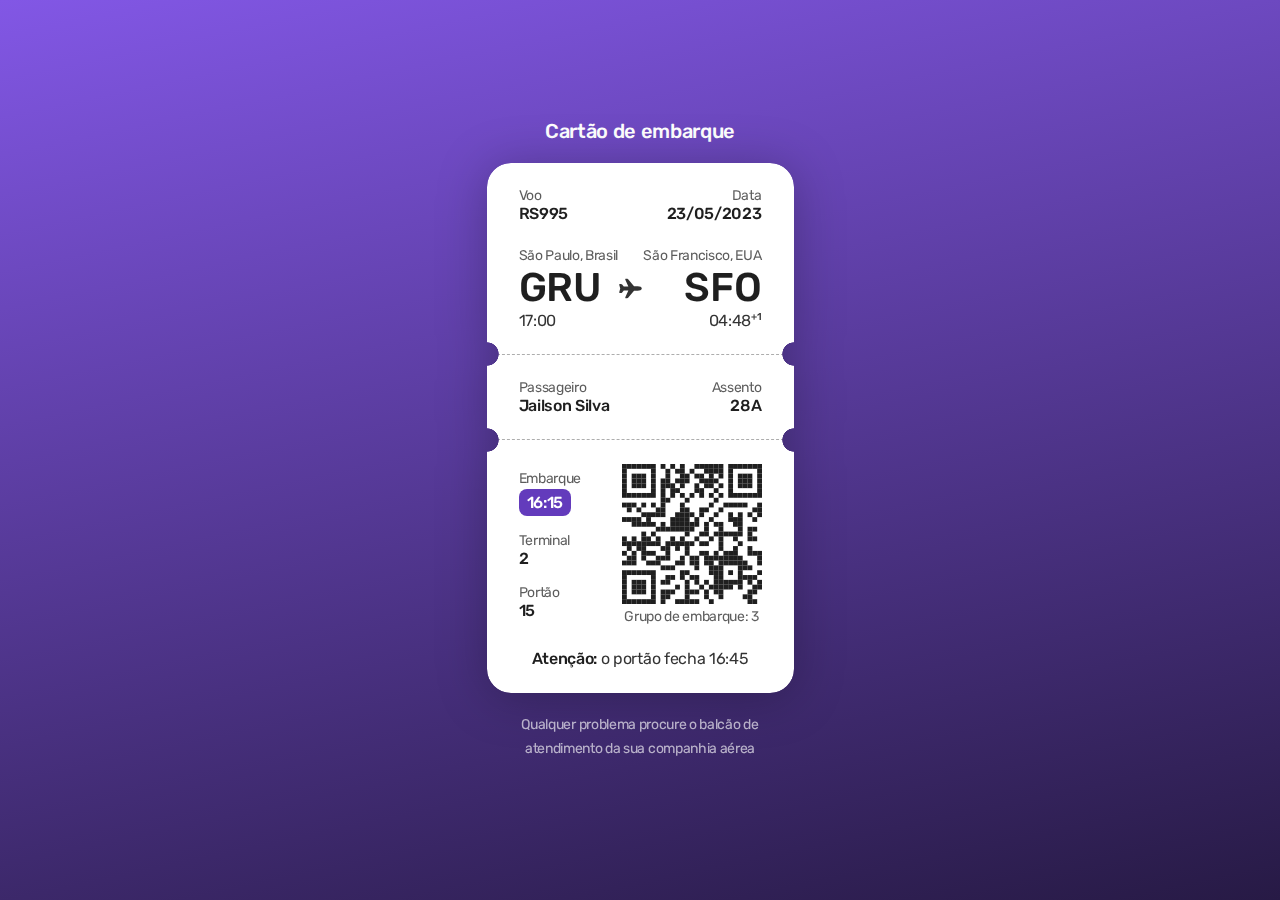
<file: 06-boarding-card/index.html>
<!DOCTYPE html>
<html lang="en">
<head>
  <meta charset="UTF-8" />

  <link rel="preconnect" href="https://fonts.googleapis.com" />
  <link rel="preconnect" href="https://fonts.gstatic.com" crossorigin />

  <meta http-equiv="X-UA-Compatible" content="IE=edge" />
  <meta name="viewport" content="width=device-width, initial-scale=1.0" />
  
  <link href="https://fonts.googleapis.com/css2?family=Rubik:wght@400;500&display=swap" rel="stylesheet" />
  
  <title>Boarding Card</title>

  <link rel="stylesheet" href="./styles.css" />
</head>
<body>
  <div id="boarding-card">
    <h1>Cartão de embarque</h1>
    <main id="ticket">
      <section class="top grid">
        <div class="flight grid column">
          <div class="number">
            <p>Voo</p>
            <strong>RS995</strong>
          </div>
          <div class="date text-right">
            <p>Data</p>
            <strong>23/05/2023</strong>
          </div>
        </div>
        <div class="grid column">
          <div class="departure grid">
            <p>São Paulo, Brasil</p>
            <strong>GRU</strong>
            <time>17:00</time>
          </div>
          <div class="airplane grid">
            <img src="./assets/airplane.svg" alt="airplane">
          </div>
          <div class="arrival text-right grid">
            <p>São Francisco, EUA</p>
            <strong>SFO</strong>
            <time>04:48<sup>+1</sup></time>
          </div>
        </div>
      </section>
      <section class="middle grid column">
        <div class="name">
          <p>Passageiro</p>
          <strong>Jailson Silva</strong>
        </div>
        <div class="seat text-right">
          <p>Assento</p>
          <strong>28A</strong>
        </div>
      </section>
      <section class="bottom">
        <div class="container grid column">
            <dl class="grid">
              <dt>
                <p>Embarque</p>
                <time>16:15</time>
              </dt>
              <dt>
                <p>Terminal</p>
                <strong>2</strong>
              </dt>
              <dt>
                <p>Portão</p>
                <strong>15</strong>
              </dt>
            </dl>
          <div class="qrcode">
            <img src="./assets/qr-code.svg" alt="qr-code">
            <p>Grupo de embarque: 3</p>
          </div>
        </div>
        <p>
          <strong>Atenção:</strong> o portão fecha 16:45
        </p>
      </section>
    </main>
    <footer>
      Qualquer problema procure o balcão de atendimento da sua companhia aérea
    </footer>
  </div>
</body>
</html>
</file>
<file: 06-boarding-card/styles.css>
* {
  margin: 0;
  padding: 0;
  box-sizing: border-box;
  -webkit-font-smoothing: antialiased;
  -moz-osx-font-smoothing: grayscale;
}

:root {
  font-size: 62.5%; /* default font-size: 1.6rem -> font-size: 1.0rem */
}

body {
  height: 100vh;
  font-size: 1.6rem;
  letter-spacing: -0.02em;
  
  font-family: 'Rubik', sans-serif;
  background: linear-gradient(167.96deg, #8257E5 0%, #271A45 100%) no-repeat fixed;

  display: grid;
  place-content: center;
}

h1, strong {
  font-weight: 500;
}

h1 {
  font-size: 2rem;
  line-height: 2.4rem;
  color: #fff;
  text-align: center;
}

p {
  color: rgba(0, 0, 0, 0.64);
  font-size: 1.4rem;
  line-height: 1.7rem;
}

strong {
  font-size: 1.6rem;
  line-height: 1.9rem;
  color:rgba(0, 0, 0, 0.88)
}

section {
  padding: 2.4rem 3.2rem;
  background-color: #fff;

  -webkit-mask: var(--mask); 
  mask: var(--mask);
}

.grid {
  display: grid;
}

.column {
  grid-auto-flow: column;
}

.text-right {
  text-align: right;
}

#boarding-card {
  /* max-width: 32.7rem; */
  margin: auto;
  
}

#ticket { 
  margin-top: 2rem;
  filter: drop-shadow(0px 4px 24px rgba(0, 0, 0, 0.25));
}

.top {
  border-radius: 2.4rem 2.4rem 0 0;
  gap: 2.4rem;

  --mask: radial-gradient(
    1.2rem at 1.2rem bottom, transparent 95%, #000
  ) -1.2rem;

  -webkit-mask-repeat: repeat-x;
  mask-repeat: repeat-x
}

.departure .arrival {
  width: 12.5rem;
}

.departure strong, .arrival strong {
  font-size: 4rem;
  line-height: 4.7rem;
}

.airplane {
  align-self: center;
}

.top time {
  color: rgba(0, 0, 0, 0.8);
}

.top time sup {
  font-weight: 500;
  font-size: 1rem;
  line-height: 1.2rem;
}

.middle {
  border: 1px dashed rgba(0, 0, 0, 0.32);
  border-right: 0;
  border-left: 0;

  --mask: radial-gradient(
    1.2rem at 1.2rem 1.2rem, transparent 95%, #000
  ) -1.2rem -1.2rem;
}

.bottom {
  border-radius: 0 0 2.4rem 2.4rem;

  --mask: radial-gradient(
    1.2rem at 1.2rem top, transparent 95%, #000
  ) -1.2rem;

  -webkit-mask-repeat: repeat-x;
  mask-repeat: repeat-x
}

.bottom .container {
  align-items: center;
  gap: 0.8rem;
}

dl.grid {
  gap: 1.6rem;
  min-width: 9.5rem;
}

dl time {
  color: #fff;
  font-weight: 500;
  font-size: 1.6rem;
  line-height: 1.9rem;
  background: #633BBC;
  border-radius: .8rem;
  padding: .4rem .8rem;
  display: inline-block;
  margin-top: 0.2rem;
}

.bottom > p {
  text-align: center;
  margin-top: 2.4rem;
  font-size: 1.6rem;
  line-height: 2rem;
  color: rgba(0, 0, 0, 0.8);
}

.qrcode {
  justify-items: center;
}

footer {
  font-size: 1.4rem;
  line-height: 2.4rem;
  color: #fff;
  opacity: 0.64;
  width: 27rem;
  text-align: center;
  margin: 2rem auto;
}
</file>
